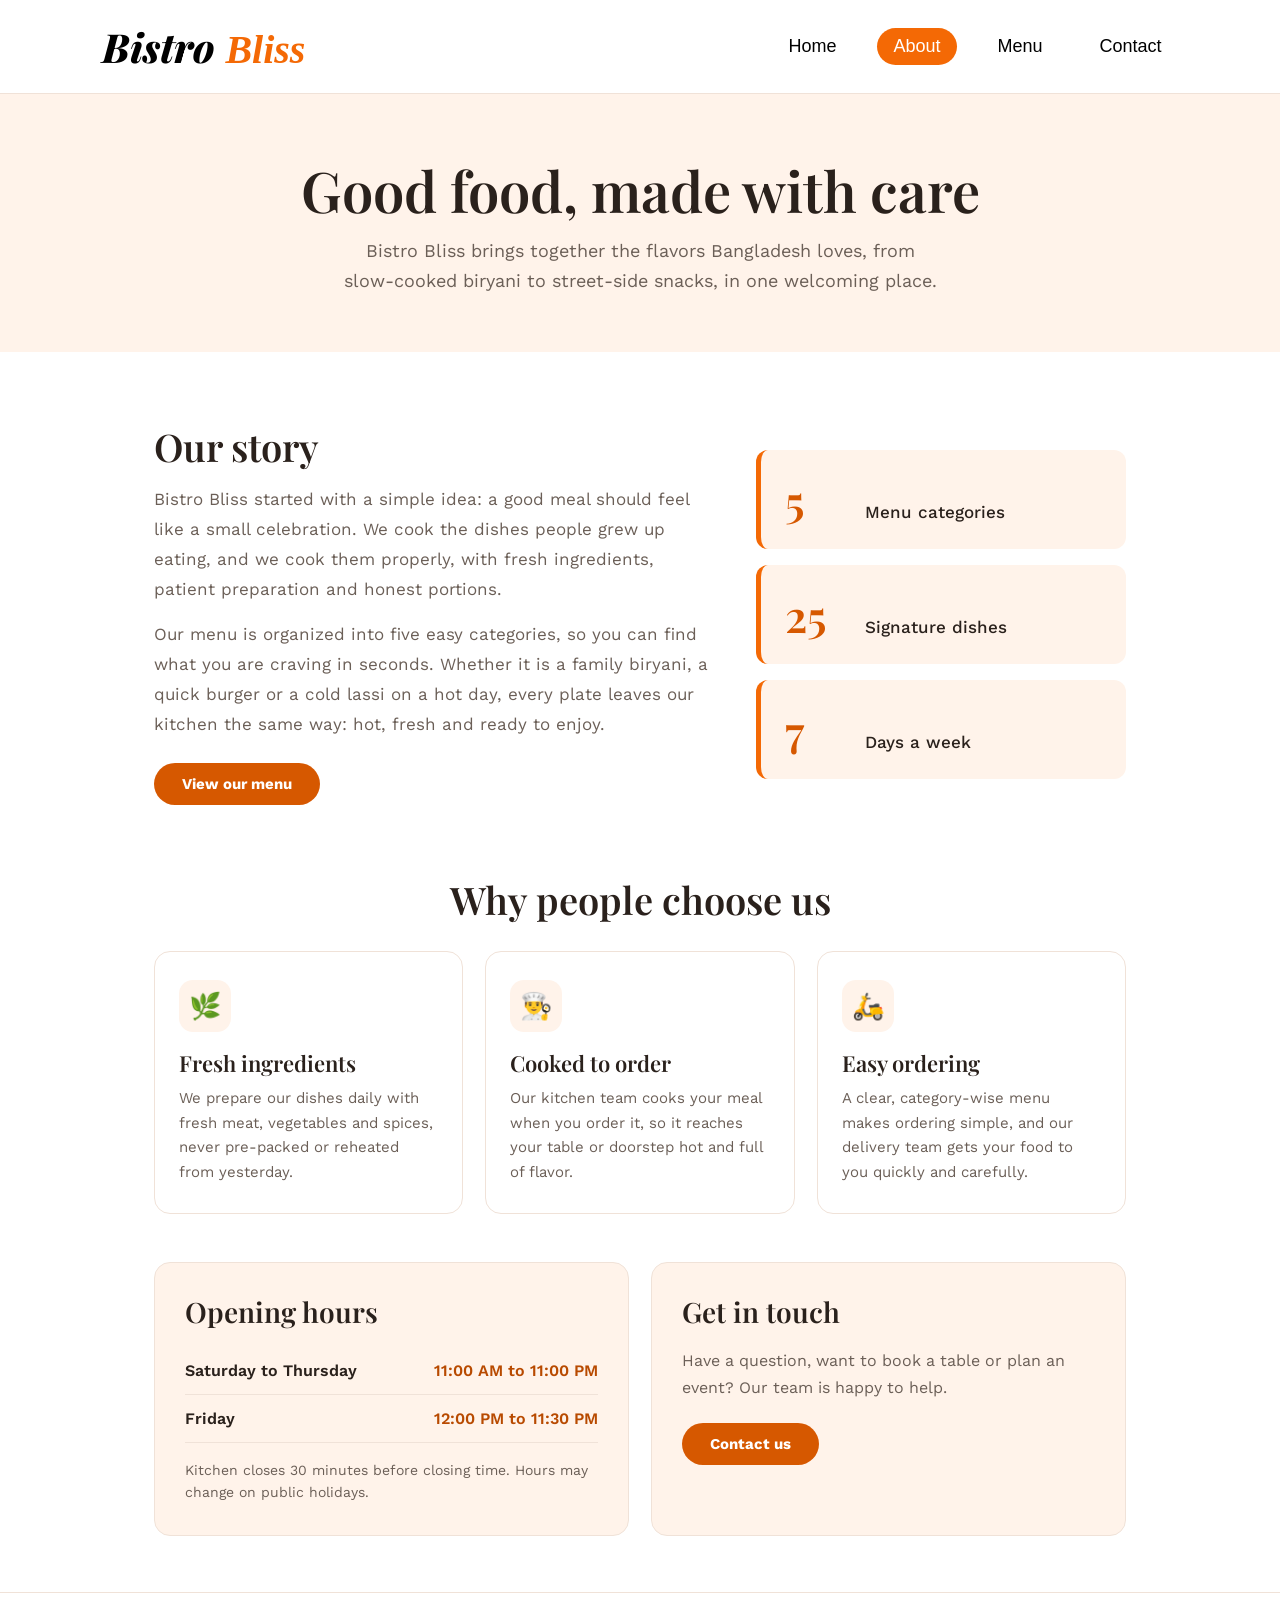
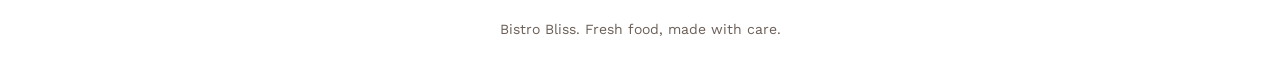
<file: about.html>
<!DOCTYPE html>
<html lang="en">
<head>
    <meta charset="UTF-8">
    <meta name="viewport" content="width=device-width, initial-scale=1.0">
    <title>About | Bistro Bliss</title>
    <link rel="preconnect" href="https://fonts.googleapis.com">
    <link rel="preconnect" href="https://fonts.gstatic.com" crossorigin>
    <link href="https://fonts.googleapis.com/css2?family=Playfair+Display:wght@500;600;700&family=Work+Sans:wght@400;500;600&display=swap" rel="stylesheet">
    <link rel="stylesheet" href="style.css">
    <link rel="stylesheet" href="about.css">
</head>
<body class="about-page">

  <header class="navbar">
    <div class="logo">
      <span class="logo-text">
        <span style="color: black; font-family:'Playfair Display', serif;">Bistro</span>
        <span style="color: #f46905;">Bliss</span>
      </span>
    </div>
    <nav class="nav-links">
      <a href="index.html">Home</a>
      <a href="about.html" class="active">About</a>
      <a href="menu.html">Menu</a>
      <a href="contact.html">Contact</a>
    </nav>
  </header>

  <section class="about-hero">
    <h1>Good food, made with care</h1>
    <p>Bistro Bliss brings together the flavors Bangladesh loves, from slow-cooked biryani to street-side snacks, in one welcoming place.</p>
  </section>

  <main class="about-main">

    <!-- Our story -->
    <section class="story">
      <div class="story-text">
        <h2>Our story</h2>
        <p>Bistro Bliss started with a simple idea: a good meal should feel like a small celebration. We cook the dishes people grew up eating, and we cook them properly, with fresh ingredients, patient preparation and honest portions.</p>
        <p>Our menu is organized into five easy categories, so you can find what you are craving in seconds. Whether it is a family biryani, a quick burger or a cold lassi on a hot day, every plate leaves our kitchen the same way: hot, fresh and ready to enjoy.</p>
        <a href="menu.html" class="btn btn-solid">View our menu</a>
      </div>
      <div class="story-facts">
        <div class="fact"><span class="fact-num">5</span><span class="fact-label">Menu categories</span></div>
        <div class="fact"><span class="fact-num">25</span><span class="fact-label">Signature dishes</span></div>
        <div class="fact"><span class="fact-num">7</span><span class="fact-label">Days a week</span></div>
      </div>
    </section>

    <!-- Why choose us -->
    <section class="why">
      <h2 class="section-title">Why people choose us</h2>
      <div class="why-grid">
        <article class="why-card">
          <span class="why-icon" aria-hidden="true">🌿</span>
          <h3>Fresh ingredients</h3>
          <p>We prepare our dishes daily with fresh meat, vegetables and spices, never pre-packed or reheated from yesterday.</p>
        </article>
        <article class="why-card">
          <span class="why-icon" aria-hidden="true">👨‍🍳</span>
          <h3>Cooked to order</h3>
          <p>Our kitchen team cooks your meal when you order it, so it reaches your table or doorstep hot and full of flavor.</p>
        </article>
        <article class="why-card">
          <span class="why-icon" aria-hidden="true">🛵</span>
          <h3>Easy ordering</h3>
          <p>A clear, category-wise menu makes ordering simple, and our delivery team gets your food to you quickly and carefully.</p>
        </article>
      </div>
    </section>

    <!-- Hours + Contact -->
    <section class="visit">
      <article class="info-card hours-card">
        <h2>Opening hours</h2>
        <table class="hours-table">
          <tbody>
            <tr><th scope="row">Saturday to Thursday</th><td>11:00 AM to 11:00 PM</td></tr>
            <tr><th scope="row">Friday</th><td>12:00 PM to 11:30 PM</td></tr>
          </tbody>
        </table>
        <p class="note">Kitchen closes 30 minutes before closing time. Hours may change on public holidays.</p>
      </article>

      <article class="info-card contact-card">
        <h2>Get in touch</h2>
        <p class="cta-text">Have a question, want to book a table or plan an event? Our team is happy to help.</p>
        <a href="contact.html" class="btn btn-solid">Contact us</a>
      </article>
    </section>

  </main>

  <footer class="about-footer">
    <p>Bistro Bliss. Fresh food, made with care.</p>
  </footer>

</body>
</html>
</file>
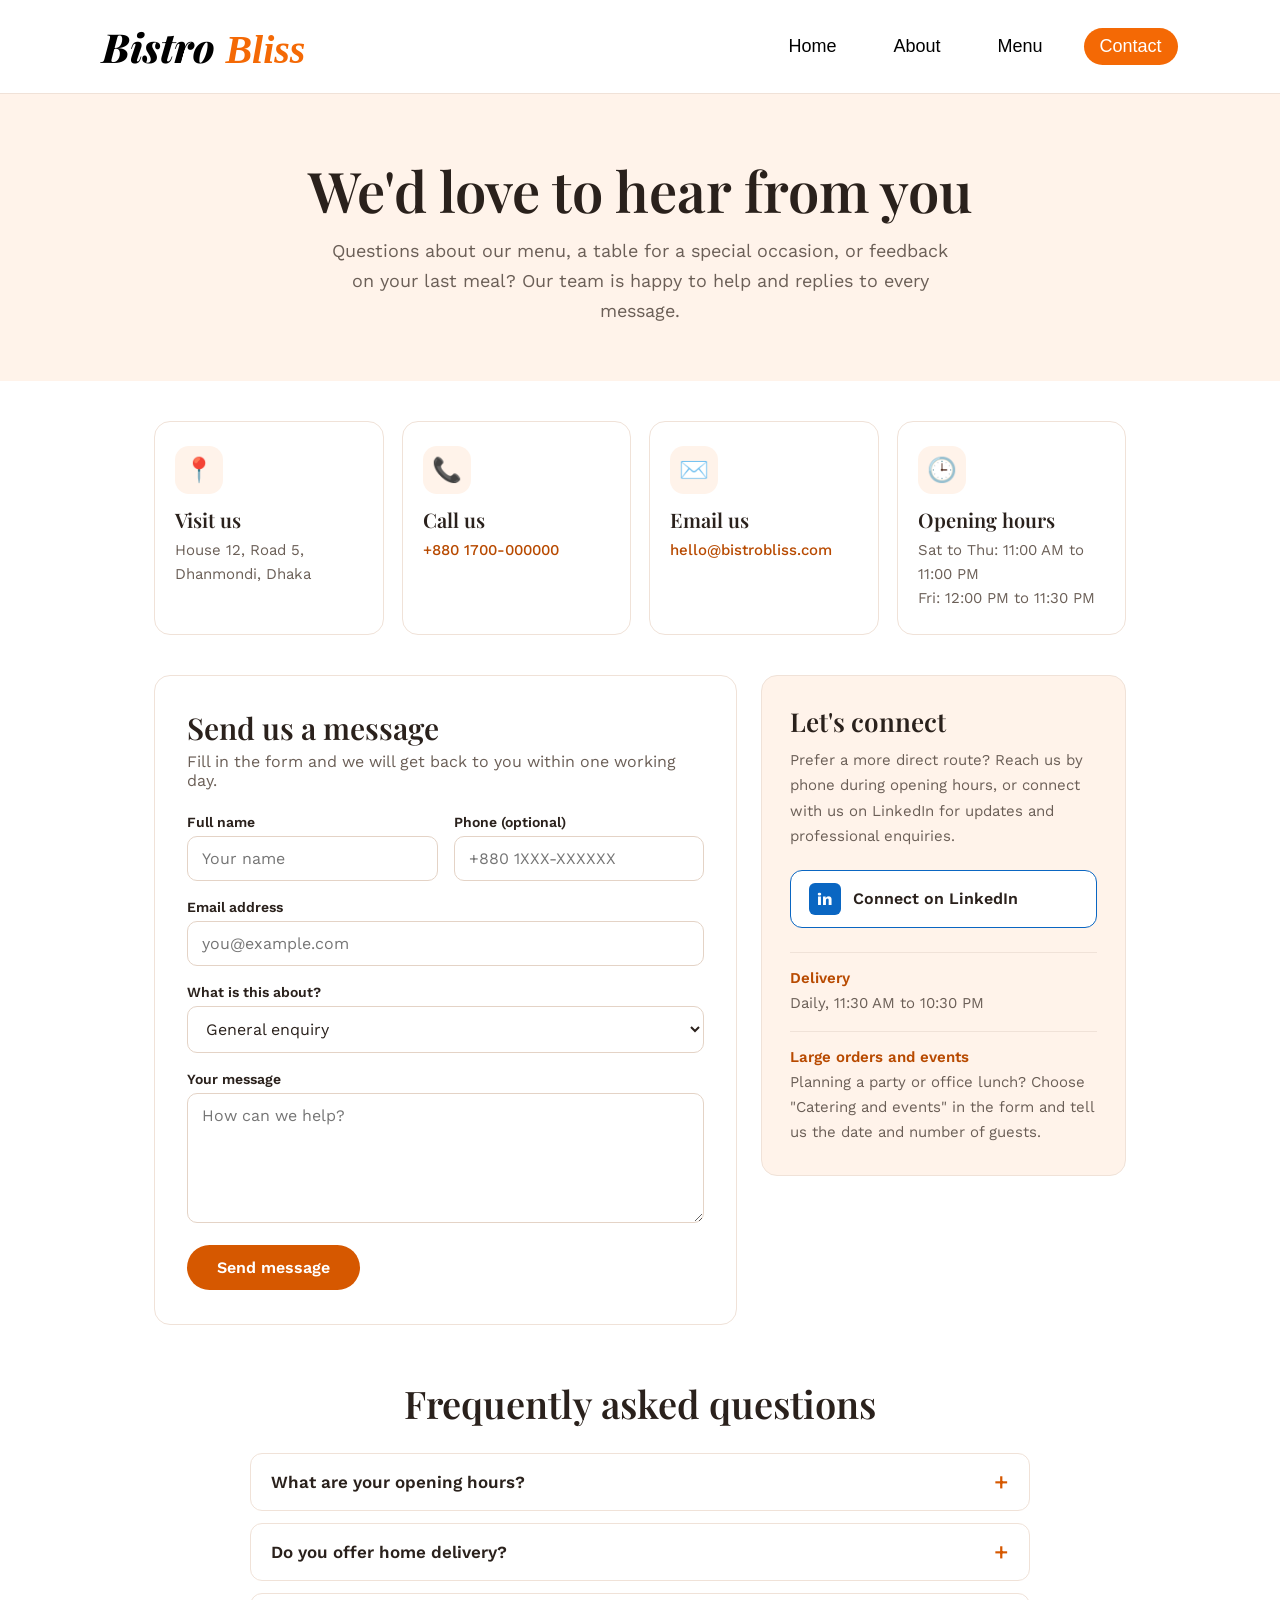
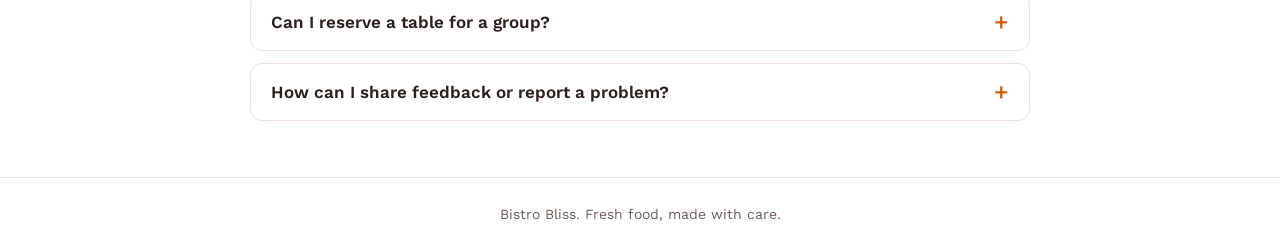
<file: contact.html>
<!DOCTYPE html>
<html lang="en">
<head>
    <meta charset="UTF-8">
    <meta name="viewport" content="width=device-width, initial-scale=1.0">
    <title>Contact | Bistro Bliss</title>
    <link rel="preconnect" href="https://fonts.googleapis.com">
    <link rel="preconnect" href="https://fonts.gstatic.com" crossorigin>
    <link href="https://fonts.googleapis.com/css2?family=Playfair+Display:wght@500;600;700&family=Work+Sans:wght@400;500;600&display=swap" rel="stylesheet">
    <link rel="stylesheet" href="style.css">
    <link rel="stylesheet" href="contact.css">
</head>
<body class="contact-page">

  <header class="navbar">
    <div class="logo">
      <span class="logo-text">
        <span style="color: black; font-family:'Playfair Display', serif;">Bistro</span>
        <span style="color: #f46905;">Bliss</span>
      </span>
    </div>
    <nav class="nav-links">
      <a href="index.html">Home</a>
      <a href="about.html">About</a>
      <a href="menu.html">Menu</a>
      <a href="contact.html" class="active">Contact</a>
    </nav>
  </header>

  <section class="contact-hero">
    <h1>We'd love to hear from you</h1>
    <p>Questions about our menu, a table for a special occasion, or feedback on your last meal? Our team is happy to help and replies to every message.</p>
  </section>

  <main class="contact-main">

    <!-- Quick contact cards -->
    <section class="quick-grid" aria-label="Contact details">
      <article class="quick-card">
        <span class="q-icon" aria-hidden="true">📍</span>
        <h2>Visit us</h2>
        <p>House 12, Road 5, Dhanmondi, Dhaka</p>
      </article>
      <article class="quick-card">
        <span class="q-icon" aria-hidden="true">📞</span>
        <h2>Call us</h2>
        <p><a href="tel:+8801700000000">+880 1700-000000</a></p>
      </article>
      <article class="quick-card">
        <span class="q-icon" aria-hidden="true">✉️</span>
        <h2>Email us</h2>
        <p><a href="mailto:hello@bistrobliss.com">hello@bistrobliss.com</a></p>
      </article>
      <article class="quick-card">
        <span class="q-icon" aria-hidden="true">🕒</span>
        <h2>Opening hours</h2>
        <p>Sat to Thu: 11:00 AM to 11:00 PM<br>Fri: 12:00 PM to 11:30 PM</p>
      </article>
    </section>

    <!-- Form + side info -->
    <section class="form-wrap">
      <div class="form-card">
        <h2>Send us a message</h2>
        <p class="form-intro">Fill in the form and we will get back to you within one working day.</p>

        <form action="mailto:hello@bistrobliss.com" method="post" enctype="text/plain">
          <div class="field-row">
            <div class="field">
              <label for="name">Full name</label>
              <input type="text" id="name" name="name" placeholder="Your name" required>
            </div>
            <div class="field">
              <label for="phone">Phone (optional)</label>
              <input type="tel" id="phone" name="phone" placeholder="+880 1XXX-XXXXXX">
            </div>
          </div>

          <div class="field">
            <label for="email">Email address</label>
            <input type="email" id="email" name="email" placeholder="you@example.com" required>
          </div>

          <div class="field">
            <label for="topic">What is this about?</label>
            <select id="topic" name="topic">
              <option>General enquiry</option>
              <option>Table reservation</option>
              <option>Delivery or order help</option>
              <option>Catering and events</option>
              <option>Feedback</option>
            </select>
          </div>

          <div class="field">
            <label for="message">Your message</label>
            <textarea id="message" name="message" rows="5" placeholder="How can we help?" required></textarea>
          </div>

          <button type="submit" class="send-btn">Send message</button>
        </form>
      </div>

      <aside class="side-card">
        <h2>Let's connect</h2>
        <p>Prefer a more direct route? Reach us by phone during opening hours, or connect with us on LinkedIn for updates and professional enquiries.</p>

        <a class="linkedin-btn" href="https://www.linkedin.com/in/md-maidul-islam786" target="_blank" rel="noopener noreferrer">
          <span class="in-badge" aria-hidden="true">in</span>
          <span>Connect on LinkedIn</span>
        </a>

        <div class="side-note">
          <h3>Delivery</h3>
          <p>Daily, 11:30 AM to 10:30 PM</p>
        </div>
        <div class="side-note">
          <h3>Large orders and events</h3>
          <p>Planning a party or office lunch? Choose "Catering and events" in the form and tell us the date and number of guests.</p>
        </div>
      </aside>
    </section>

    <!-- FAQ -->
    <section class="faq">
      <h2 class="section-title">Frequently asked questions</h2>
      <div class="faq-list">
        <details>
          <summary>What are your opening hours?</summary>
          <p>We are open Saturday to Thursday from 11:00 AM to 11:00 PM, and on Friday from 12:00 PM to 11:30 PM. The kitchen closes 30 minutes before closing time.</p>
        </details>
        <details>
          <summary>Do you offer home delivery?</summary>
          <p>Yes. Delivery is available every day from 11:30 AM to 10:30 PM. Call us or send a message and we will confirm your area and delivery time.</p>
        </details>
        <details>
          <summary>Can I reserve a table for a group?</summary>
          <p>Of course. Send us a message with your preferred date, time and number of guests, and we will confirm your booking by phone or email.</p>
        </details>
        <details>
          <summary>How can I share feedback or report a problem?</summary>
          <p>Use the form above and choose "Feedback". We read every message and use it to improve our food and service.</p>
        </details>
      </div>
    </section>

  </main>

  <footer class="contact-footer">
    <p>Bistro Bliss. Fresh food, made with care.</p>
  </footer>

</body>
</html>
</file>
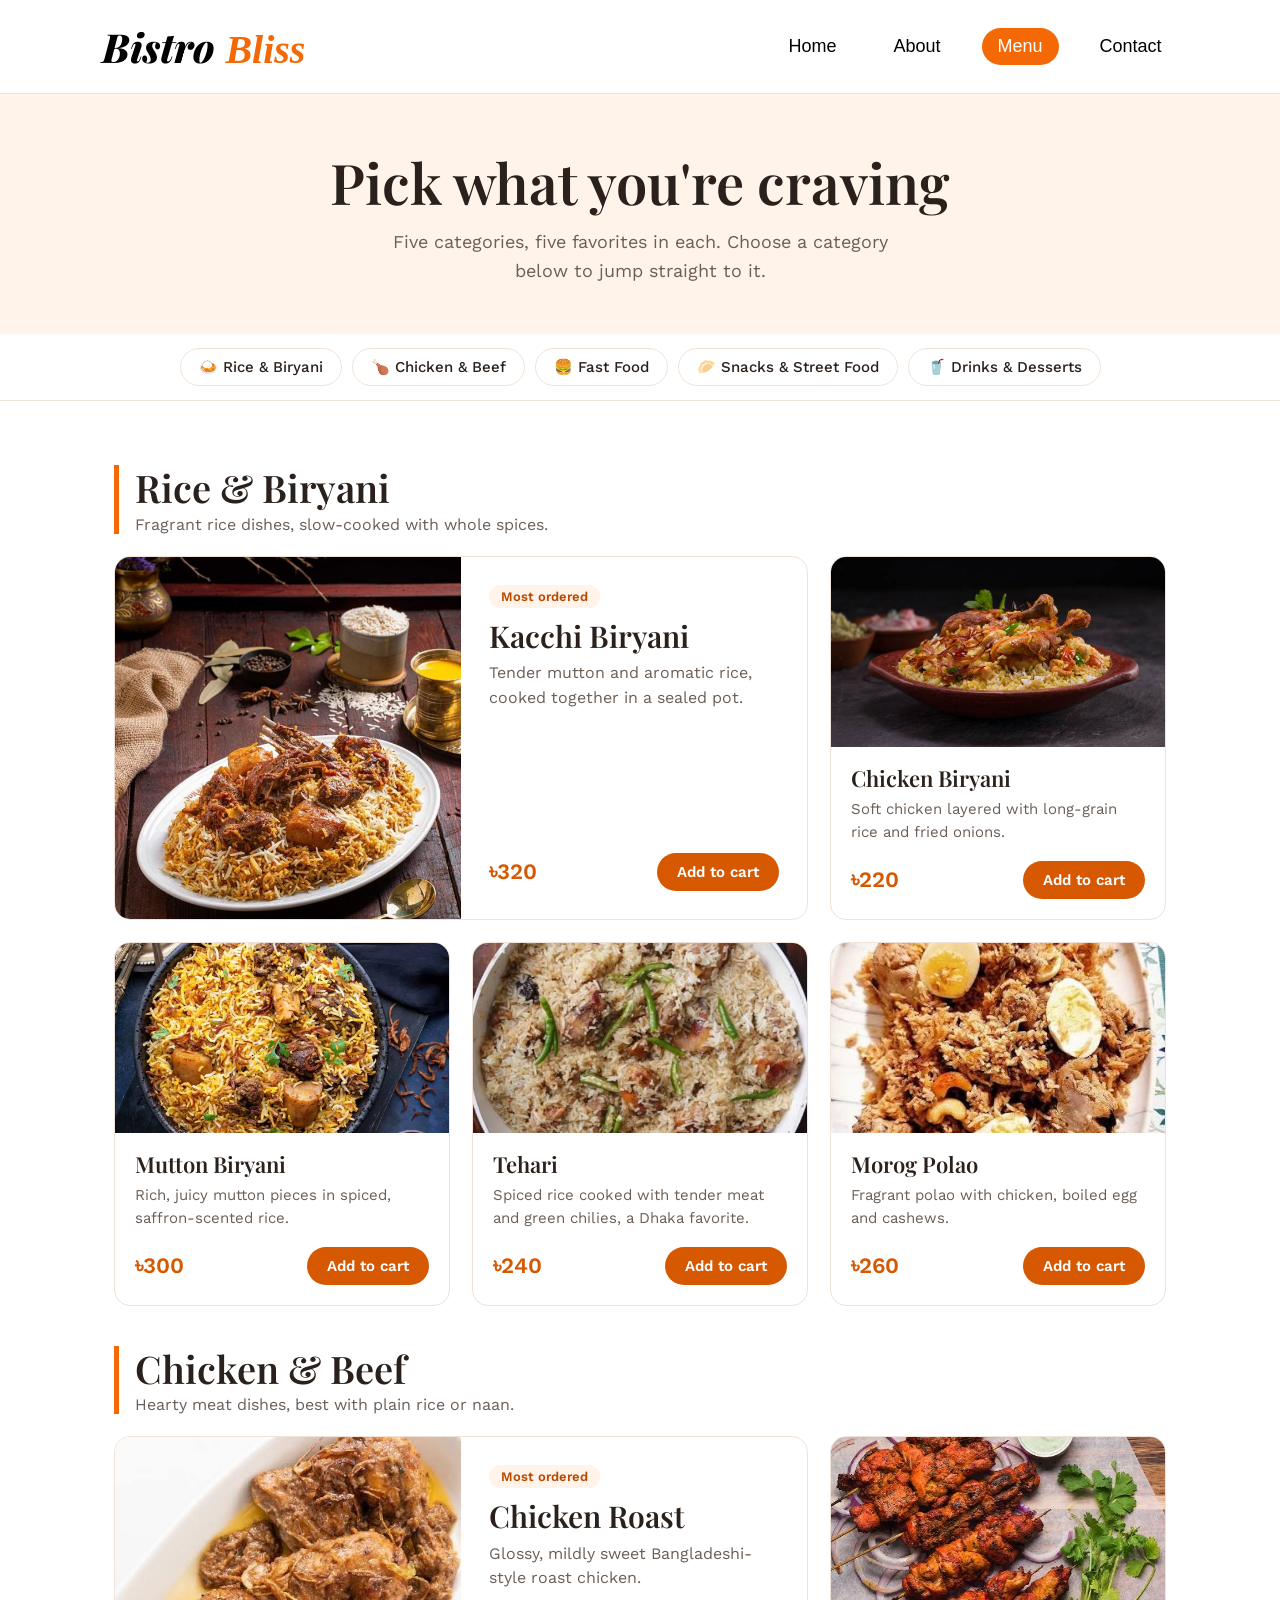
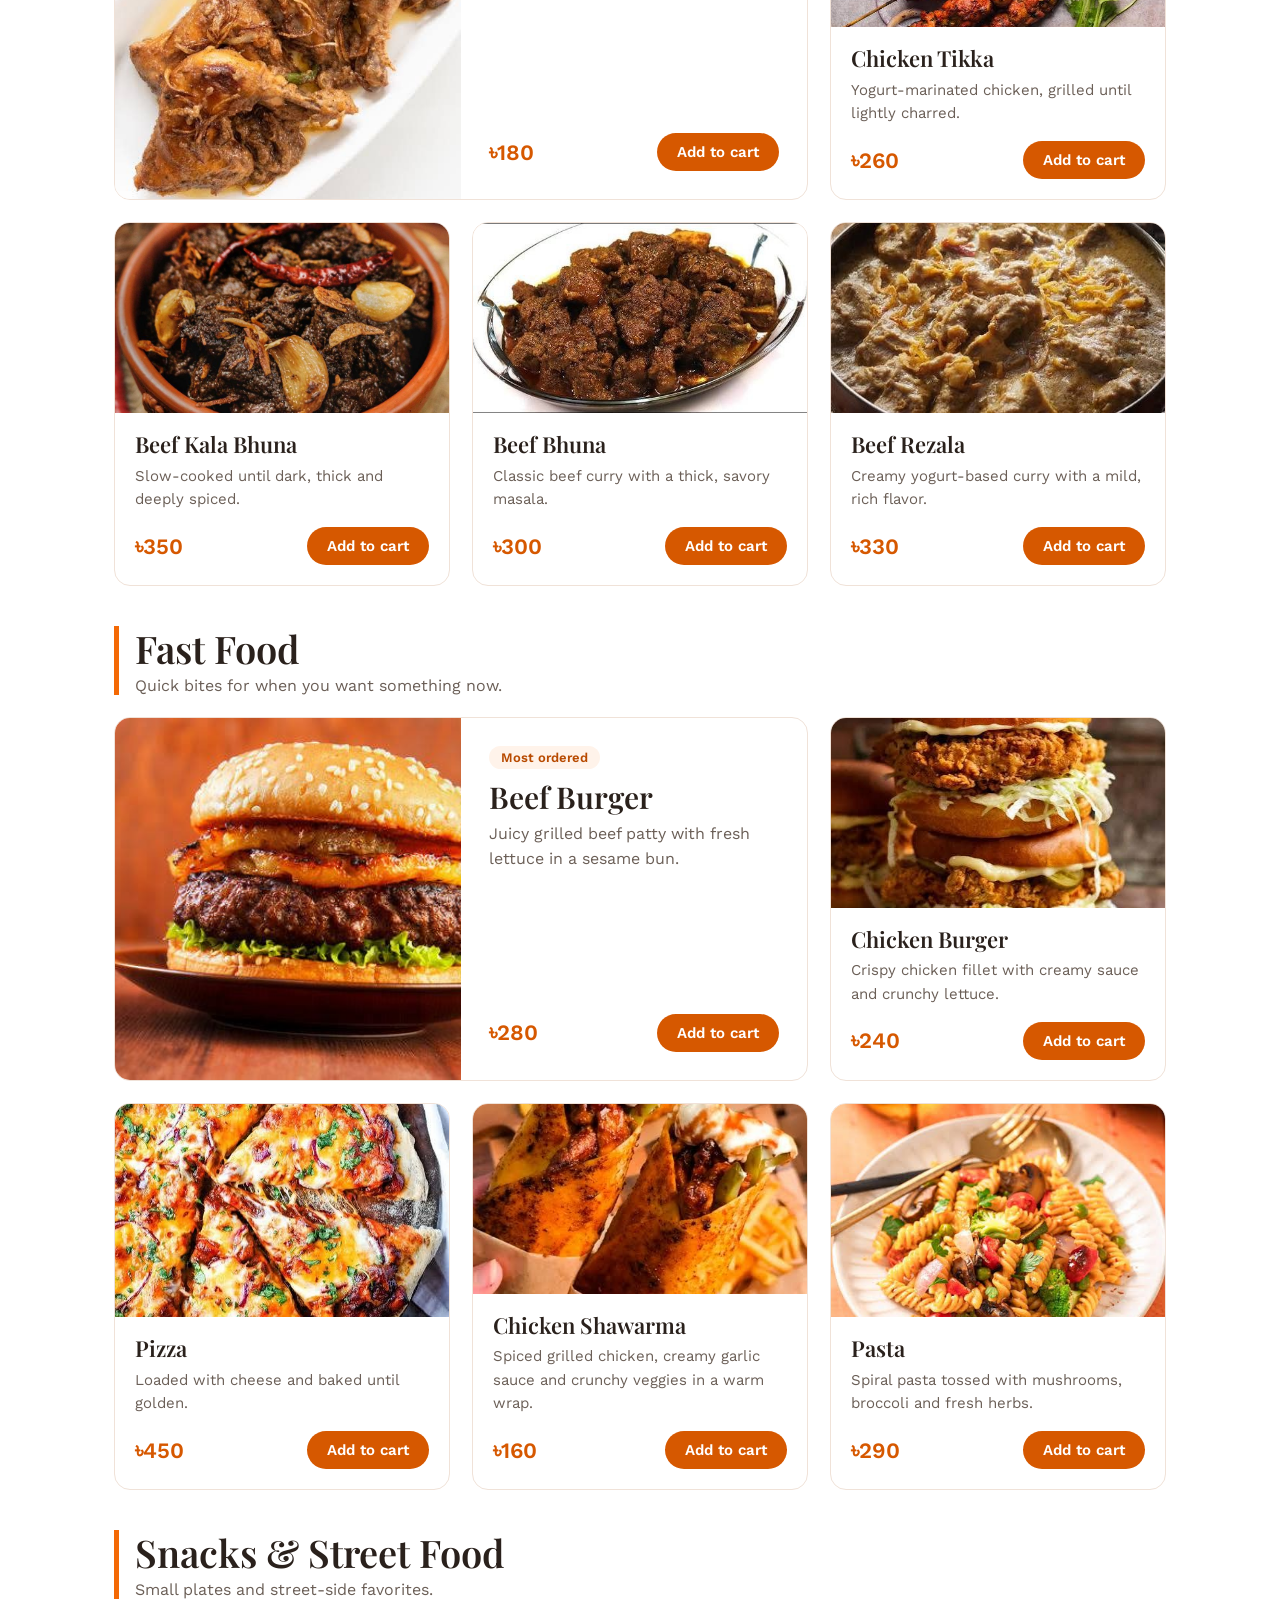
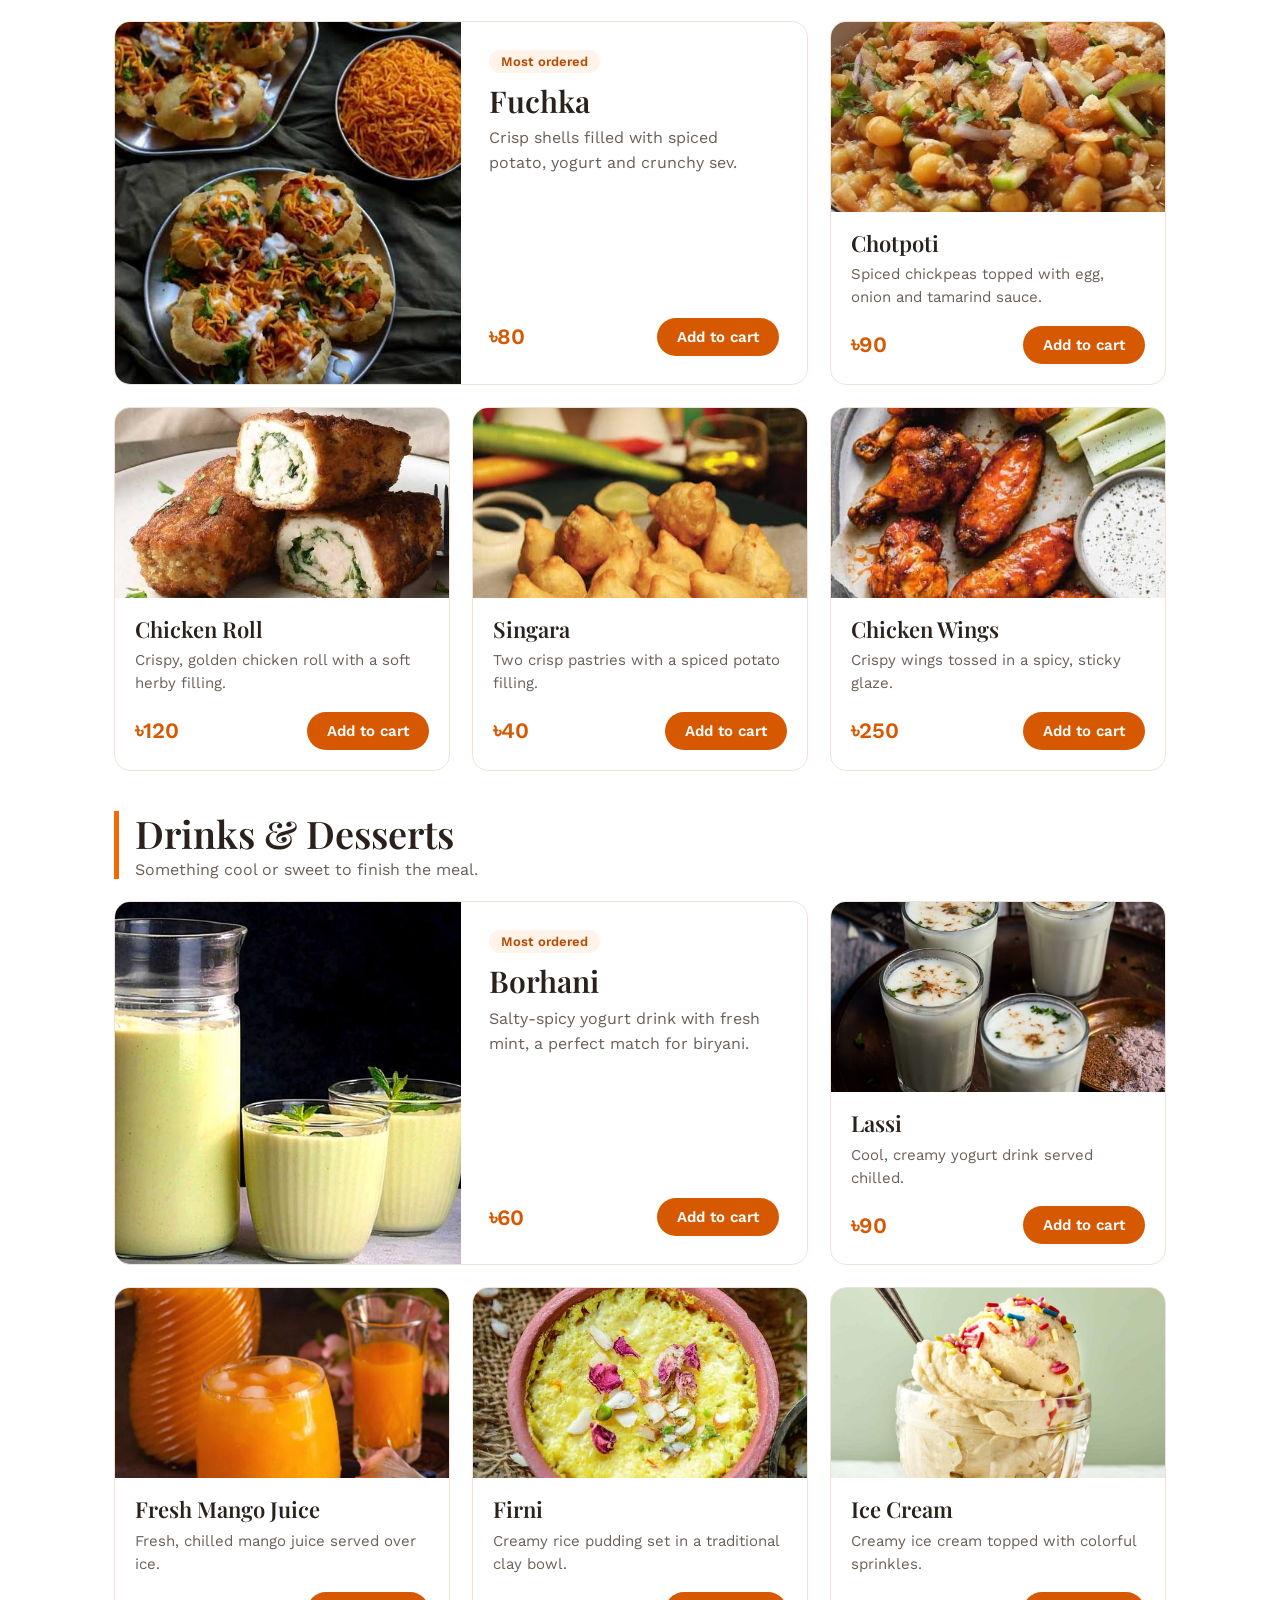
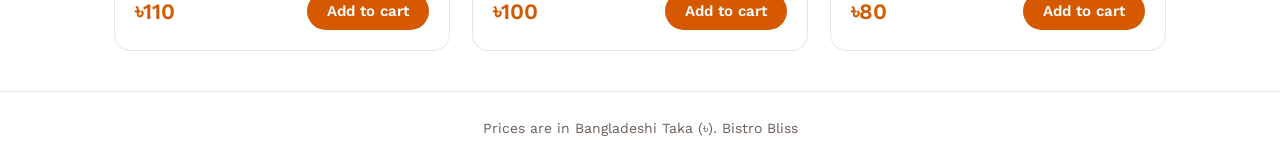
<file: menu.html>
<!DOCTYPE html>
<html lang="en">
<head>
    <meta charset="UTF-8">
    <meta name="viewport" content="width=device-width, initial-scale=1.0">
    <title>Menu | Bistro Bliss</title>
    <link rel="preconnect" href="https://fonts.googleapis.com">
    <link rel="preconnect" href="https://fonts.gstatic.com" crossorigin>
    <link href="https://fonts.googleapis.com/css2?family=Playfair+Display:wght@500;600;700&family=Work+Sans:wght@400;500;600&display=swap" rel="stylesheet">
    <link rel="stylesheet" href="style.css">
    <link rel="stylesheet" href="menu.css">
</head>
<body class="menu-page">

  <header class="navbar">
    <div class="logo">
      <span class="logo-text">
        <span style="color: black; font-family:'Playfair Display', serif;">Bistro</span>
        <span style="color: #f46905;">Bliss</span>
      </span>
    </div>
    <nav class="nav-links">
      <a href="index.html">Home</a>
      <a href="about.html">About</a>
      <a href="menu.html" class="active">Menu</a>
      <a href="contact.html">Contact</a>
    </nav>
  </header>

  <section class="menu-hero">
    <h1>Pick what you're craving</h1>
    <p>Five categories, five favorites in each. Choose a category below to jump straight to it.</p>
  </section>

  <nav class="category-bar" aria-label="Menu categories">
    <div class="category-chips">
      <a href="#biryani" class="chip"><span aria-hidden="true">🍛</span> Rice & Biryani</a>
      <a href="#chicken-beef" class="chip"><span aria-hidden="true">🍗</span> Chicken & Beef</a>
      <a href="#fast-food" class="chip"><span aria-hidden="true">🍔</span> Fast Food</a>
      <a href="#snacks" class="chip"><span aria-hidden="true">🥟</span> Snacks & Street Food</a>
      <a href="#drinks-desserts" class="chip"><span aria-hidden="true">🥤</span> Drinks & Desserts</a>
    </div>
  </nav>

  <main class="menu-main">
  <section class="menu-section cat-biryani" id="biryani" style="--emoji: '🍛';">
    <div class="section-head">
      <h2>Rice & Biryani</h2>
      <p>Fragrant rice dishes, slow-cooked with whole spices.</p>
    </div>
    <div class="food-grid">
      <article class="food-card is-featured">
        <div class="food-media">
          <div class="food-photo" role="img" aria-label="Kacchi Biryani" style="background-image: url('images/biryani/kacchi-biryani.jpg');"></div>
        </div>
        <div class="food-body">
        <span class="tag">Most ordered</span>
          <h3>Kacchi Biryani</h3>
          <p>Tender mutton and aromatic rice, cooked together in a sealed pot.</p>
          <div class="food-foot">
            <span class="price">৳320</span>
            <button type="button" class="add-btn">Add to cart</button>
          </div>
        </div>
      </article>
      <article class="food-card">
        <div class="food-media">
          <div class="food-photo" role="img" aria-label="Chicken Biryani" style="background-image: url('images/biryani/chicken-biryani.jpg');"></div>
        </div>
        <div class="food-body">
          <h3>Chicken Biryani</h3>
          <p>Soft chicken layered with long-grain rice and fried onions.</p>
          <div class="food-foot">
            <span class="price">৳220</span>
            <button type="button" class="add-btn">Add to cart</button>
          </div>
        </div>
      </article>
      <article class="food-card">
        <div class="food-media">
          <div class="food-photo" role="img" aria-label="Mutton Biryani" style="background-image: url('images/biryani/mutton-biryani.jpg');"></div>
        </div>
        <div class="food-body">
          <h3>Mutton Biryani</h3>
          <p>Rich, juicy mutton pieces in spiced, saffron-scented rice.</p>
          <div class="food-foot">
            <span class="price">৳300</span>
            <button type="button" class="add-btn">Add to cart</button>
          </div>
        </div>
      </article>
      <article class="food-card">
        <div class="food-media">
          <div class="food-photo" role="img" aria-label="Tehari" style="background-image: url('images/biryani/tehari.jpg');"></div>
        </div>
        <div class="food-body">
          <h3>Tehari</h3>
          <p>Spiced rice cooked with tender meat and green chilies, a Dhaka favorite.</p>
          <div class="food-foot">
            <span class="price">৳240</span>
            <button type="button" class="add-btn">Add to cart</button>
          </div>
        </div>
      </article>
      <article class="food-card">
        <div class="food-media">
          <div class="food-photo" role="img" aria-label="Morog Polao" style="background-image: url('images/biryani/morog-polao.jpg');"></div>
        </div>
        <div class="food-body">
          <h3>Morog Polao</h3>
          <p>Fragrant polao with chicken, boiled egg and cashews.</p>
          <div class="food-foot">
            <span class="price">৳260</span>
            <button type="button" class="add-btn">Add to cart</button>
          </div>
        </div>
      </article>
    </div>
  </section>
  <section class="menu-section cat-chicken-beef" id="chicken-beef" style="--emoji: '🍗';">
    <div class="section-head">
      <h2>Chicken & Beef</h2>
      <p>Hearty meat dishes, best with plain rice or naan.</p>
    </div>
    <div class="food-grid">
      <article class="food-card is-featured">
        <div class="food-media">
          <div class="food-photo" role="img" aria-label="Chicken Roast" style="background-image: url('images/chicken-beef/chicken-roast.jpg');"></div>
        </div>
        <div class="food-body">
        <span class="tag">Most ordered</span>
          <h3>Chicken Roast</h3>
          <p>Glossy, mildly sweet Bangladeshi-style roast chicken.</p>
          <div class="food-foot">
            <span class="price">৳180</span>
            <button type="button" class="add-btn">Add to cart</button>
          </div>
        </div>
      </article>
      <article class="food-card">
        <div class="food-media">
          <div class="food-photo" role="img" aria-label="Chicken Tikka" style="background-image: url('images/chicken-beef/chicken-tikka.jpg');"></div>
        </div>
        <div class="food-body">
          <h3>Chicken Tikka</h3>
          <p>Yogurt-marinated chicken, grilled until lightly charred.</p>
          <div class="food-foot">
            <span class="price">৳260</span>
            <button type="button" class="add-btn">Add to cart</button>
          </div>
        </div>
      </article>
      <article class="food-card">
        <div class="food-media">
          <div class="food-photo" role="img" aria-label="Beef Kala Bhuna" style="background-image: url('images/chicken-beef/beef-kala-bhuna.jpg');"></div>
        </div>
        <div class="food-body">
          <h3>Beef Kala Bhuna</h3>
          <p>Slow-cooked until dark, thick and deeply spiced.</p>
          <div class="food-foot">
            <span class="price">৳350</span>
            <button type="button" class="add-btn">Add to cart</button>
          </div>
        </div>
      </article>
      <article class="food-card">
        <div class="food-media">
          <div class="food-photo" role="img" aria-label="Beef Bhuna" style="background-image: url('images/chicken-beef/beef-bhuna.jpg');"></div>
        </div>
        <div class="food-body">
          <h3>Beef Bhuna</h3>
          <p>Classic beef curry with a thick, savory masala.</p>
          <div class="food-foot">
            <span class="price">৳300</span>
            <button type="button" class="add-btn">Add to cart</button>
          </div>
        </div>
      </article>
      <article class="food-card">
        <div class="food-media">
          <div class="food-photo" role="img" aria-label="Beef Rezala" style="background-image: url('images/chicken-beef/beef-rezala.jpg');"></div>
        </div>
        <div class="food-body">
          <h3>Beef Rezala</h3>
          <p>Creamy yogurt-based curry with a mild, rich flavor.</p>
          <div class="food-foot">
            <span class="price">৳330</span>
            <button type="button" class="add-btn">Add to cart</button>
          </div>
        </div>
      </article>
    </div>
  </section>
  <section class="menu-section cat-fast-food" id="fast-food" style="--emoji: '🍔';">
    <div class="section-head">
      <h2>Fast Food</h2>
      <p>Quick bites for when you want something now.</p>
    </div>
    <div class="food-grid">
      <article class="food-card is-featured">
        <div class="food-media">
          <div class="food-photo" role="img" aria-label="Beef Burger" style="background-image: url('images/fast-food/beef-burger.jpg');"></div>
        </div>
        <div class="food-body">
        <span class="tag">Most ordered</span>
          <h3>Beef Burger</h3>
          <p>Juicy grilled beef patty with fresh lettuce in a sesame bun.</p>
          <div class="food-foot">
            <span class="price">৳280</span>
            <button type="button" class="add-btn">Add to cart</button>
          </div>
        </div>
      </article>
      <article class="food-card">
        <div class="food-media">
          <div class="food-photo" role="img" aria-label="Chicken Burger" style="background-image: url('images/fast-food/chicken-burger.jpg');"></div>
        </div>
        <div class="food-body">
          <h3>Chicken Burger</h3>
          <p>Crispy chicken fillet with creamy sauce and crunchy lettuce.</p>
          <div class="food-foot">
            <span class="price">৳240</span>
            <button type="button" class="add-btn">Add to cart</button>
          </div>
        </div>
      </article>
      <article class="food-card">
        <div class="food-media">
          <div class="food-photo" role="img" aria-label="Pizza" style="background-image: url('images/fast-food/pizza.jpg');"></div>
        </div>
        <div class="food-body">
          <h3>Pizza</h3>
          <p>Loaded with cheese and baked until golden.</p>
          <div class="food-foot">
            <span class="price">৳450</span>
            <button type="button" class="add-btn">Add to cart</button>
          </div>
        </div>
      </article>
      <article class="food-card">
        <div class="food-media">
          <div class="food-photo" role="img" aria-label="Chicken Shawarma" style="background-image: url('images/fast-food/chicken-shawarma.jpg');"></div>
        </div>
        <div class="food-body">
          <h3>Chicken Shawarma</h3>
          <p>Spiced grilled chicken, creamy garlic sauce and crunchy veggies in a warm wrap.</p>
          <div class="food-foot">
            <span class="price">৳160</span>
            <button type="button" class="add-btn">Add to cart</button>
          </div>
        </div>
      </article>
      <article class="food-card">
        <div class="food-media">
          <div class="food-photo" role="img" aria-label="Pasta" style="background-image: url('images/fast-food/pasta.jpg');"></div>
        </div>
        <div class="food-body">
          <h3>Pasta</h3>
          <p>Spiral pasta tossed with mushrooms, broccoli and fresh herbs.</p>
          <div class="food-foot">
            <span class="price">৳290</span>
            <button type="button" class="add-btn">Add to cart</button>
          </div>
        </div>
      </article>
    </div>
  </section>
  <section class="menu-section cat-snacks" id="snacks" style="--emoji: '🥟';">
    <div class="section-head">
      <h2>Snacks & Street Food</h2>
      <p>Small plates and street-side favorites.</p>
    </div>
    <div class="food-grid">
      <article class="food-card is-featured">
        <div class="food-media">
          <div class="food-photo" role="img" aria-label="Fuchka" style="background-image: url('images/snacks/fuchka.jpg');"></div>
        </div>
        <div class="food-body">
        <span class="tag">Most ordered</span>
          <h3>Fuchka</h3>
          <p>Crisp shells filled with spiced potato, yogurt and crunchy sev.</p>
          <div class="food-foot">
            <span class="price">৳80</span>
            <button type="button" class="add-btn">Add to cart</button>
          </div>
        </div>
      </article>
      <article class="food-card">
        <div class="food-media">
          <div class="food-photo" role="img" aria-label="Chotpoti" style="background-image: url('images/snacks/chotpoti.jpg');"></div>
        </div>
        <div class="food-body">
          <h3>Chotpoti</h3>
          <p>Spiced chickpeas topped with egg, onion and tamarind sauce.</p>
          <div class="food-foot">
            <span class="price">৳90</span>
            <button type="button" class="add-btn">Add to cart</button>
          </div>
        </div>
      </article>
      <article class="food-card">
        <div class="food-media">
          <div class="food-photo" role="img" aria-label="Chicken Roll" style="background-image: url('images/snacks/chicken-roll.jpg');"></div>
        </div>
        <div class="food-body">
          <h3>Chicken Roll</h3>
          <p>Crispy, golden chicken roll with a soft herby filling.</p>
          <div class="food-foot">
            <span class="price">৳120</span>
            <button type="button" class="add-btn">Add to cart</button>
          </div>
        </div>
      </article>
      <article class="food-card">
        <div class="food-media">
          <div class="food-photo" role="img" aria-label="Singara" style="background-image: url('images/snacks/singara.jpg');"></div>
        </div>
        <div class="food-body">
          <h3>Singara</h3>
          <p>Two crisp pastries with a spiced potato filling.</p>
          <div class="food-foot">
            <span class="price">৳40</span>
            <button type="button" class="add-btn">Add to cart</button>
          </div>
        </div>
      </article>
      <article class="food-card">
        <div class="food-media">
          <div class="food-photo" role="img" aria-label="Chicken Wings" style="background-image: url('images/snacks/chicken-wings.jpg');"></div>
        </div>
        <div class="food-body">
          <h3>Chicken Wings</h3>
          <p>Crispy wings tossed in a spicy, sticky glaze.</p>
          <div class="food-foot">
            <span class="price">৳250</span>
            <button type="button" class="add-btn">Add to cart</button>
          </div>
        </div>
      </article>
    </div>
  </section>
  <section class="menu-section cat-drinks-desserts" id="drinks-desserts" style="--emoji: '🥤';">
    <div class="section-head">
      <h2>Drinks & Desserts</h2>
      <p>Something cool or sweet to finish the meal.</p>
    </div>
    <div class="food-grid">
      <article class="food-card is-featured">
        <div class="food-media">
          <div class="food-photo" role="img" aria-label="Borhani" style="background-image: url('images/drinks-desserts/borhani.jpg');"></div>
        </div>
        <div class="food-body">
        <span class="tag">Most ordered</span>
          <h3>Borhani</h3>
          <p>Salty-spicy yogurt drink with fresh mint, a perfect match for biryani.</p>
          <div class="food-foot">
            <span class="price">৳60</span>
            <button type="button" class="add-btn">Add to cart</button>
          </div>
        </div>
      </article>
      <article class="food-card">
        <div class="food-media">
          <div class="food-photo" role="img" aria-label="Lassi" style="background-image: url('images/drinks-desserts/lassi.jpg');"></div>
        </div>
        <div class="food-body">
          <h3>Lassi</h3>
          <p>Cool, creamy yogurt drink served chilled.</p>
          <div class="food-foot">
            <span class="price">৳90</span>
            <button type="button" class="add-btn">Add to cart</button>
          </div>
        </div>
      </article>
      <article class="food-card">
        <div class="food-media">
          <div class="food-photo" role="img" aria-label="Fresh Mango Juice" style="background-image: url('images/drinks-desserts/mango-juice.jpg');"></div>
        </div>
        <div class="food-body">
          <h3>Fresh Mango Juice</h3>
          <p>Fresh, chilled mango juice served over ice.</p>
          <div class="food-foot">
            <span class="price">৳110</span>
            <button type="button" class="add-btn">Add to cart</button>
          </div>
        </div>
      </article>
      <article class="food-card">
        <div class="food-media">
          <div class="food-photo" role="img" aria-label="Firni" style="background-image: url('images/drinks-desserts/firni.jpg');"></div>
        </div>
        <div class="food-body">
          <h3>Firni</h3>
          <p>Creamy rice pudding set in a traditional clay bowl.</p>
          <div class="food-foot">
            <span class="price">৳100</span>
            <button type="button" class="add-btn">Add to cart</button>
          </div>
        </div>
      </article>
      <article class="food-card">
        <div class="food-media">
          <div class="food-photo" role="img" aria-label="Ice Cream" style="background-image: url('images/drinks-desserts/ice-cream.jpg');"></div>
        </div>
        <div class="food-body">
          <h3>Ice Cream</h3>
          <p>Creamy ice cream topped with colorful sprinkles.</p>
          <div class="food-foot">
            <span class="price">৳80</span>
            <button type="button" class="add-btn">Add to cart</button>
          </div>
        </div>
      </article>
    </div>
  </section>
  </main>

  <footer class="menu-footer">
    <p>Prices are in Bangladeshi Taka (৳). Bistro Bliss</p>
  </footer>

</body>
</html>
</file>
<file: style.css>
* {
    margin: 0;
    padding: 0;
    box-sizing: border-box;
}

body {
    font-family: 'Work Sans', sans-serif;
    color: #2c2c2c;
    background-color: #fff;
    overflow-x: hidden;
    position: relative;
}

.navbar {
    display: flex;
    justify-content: space-between;
    align-items: center;
    padding: 20px 8%;
    background-color: #fff;
    position: relative;
    z-index: 10;
}

.logo {
    display: flex;
    align-items: center;
    gap: 8px;
}

.logo-icon {
    font-size: 24px;
}

.logo-text {
    font-weight: 800;
    font-size: 40px;
    font-style: italic;
    font-family: serif;
    
}
.nav-links {
    display: flex;
    gap: 25px;
    font-family: sans-serif;
    font-weight: bold;
}

.nav-links a {
    text-decoration: none;
    color:#000;
    font-size: 18px;
    font-weight: 500;
    padding: 8px 16px;
    border-radius: 20px;
    transition: all 0.3s ease;
}

.nav-links a.active, .nav-links a:hover {
    background-color:#f46905;
    color: white ;
}

.btn {
    text-decoration: none;
    font-size: 15px;
    font-weight: 500;
    padding: 12px 28px;
    border-radius: 30px;
    transition: all 0.3s ease;
    display: inline-block;
}

.btn-outline-nav {
    border: 2px solid #f46905;
    color: #f46905;
    font-weight: bold;
}

.btn-outline-nav:hover {
    background-color: #f46905;
    color: #fff;
    font-weight: bold;
}

.btn-solid {
    background-color: #f46905; 
    color: #fff;
    font-weight: bold;
    
}

.btn-solid:hover {
    background-color: #f9f5f6;
    color: #000;
    font-weight: bold;
    border: 1px solid #f46905;
}

.btn-outline {
    border: 2px solid #1a1a1a;
    color: #1a1a1a;
    background-color: transparent;
    font-weight: bold;
}

.btn-outline:hover {
    background-color: #1a1a1a;
    color: #fff;
    font-weight: bold;
}

.hero-section {
    background-position: center;
    background-size: cover;
    width: 100%;
    min-width: 85vh;
    display: flex;
    justify-content: center;
    align-items: center;
    text-align: center;
    padding: 22rem;
    background-image: url(Image/2.image.jpeg);
    background-repeat: no-repeat ;
}


.hero-content {
    max-width: 750px;
    z-index: 5;
    font-weight: 100;
    margin-top: -50px;
}

.hero-content h1 {
    font-family: 'Playfair Display', serif;
    font-size: 75px;
    font-weight: 600;
    line-height: 1.15;
    color: #f46905;
    margin-bottom: 20px;
}

.hero-content p {
    font-family: Arial;
    font-size: 25px; 
    color: #000;
    line-height: 1.8;
    margin-bottom: 35px;
    padding: 0 40px;
    font-weight: 60;
}

.cta-buttons {
    display: flex;
    justify-content: center;
    gap: 15px;
}

/* Responsive adjustments */
@media (max-width: 992px) {
    .hero-content h1 {
        font-size: 48px;
    }
}
</file>
<file: about.css>
/* ===== About page styles (works together with style.css) ===== */

:root {
    --orange: #f46905;
    --orange-deep: #d65800;
    --orange-dark: #b84a00;
    --tint: #fff3ea;
    --ink: #2a211c;
    --muted: #6b5f57;
    --line: #f0e2d8;
}

body.about-page {
    font-family: 'Work Sans', sans-serif;
    color: var(--ink);
    background: #fff;
}

/* Navbar tweaks for small screens */
.about-page .navbar {
    border-bottom: 1px solid var(--line);
    flex-wrap: wrap;
    gap: 12px;
}

@media (max-width: 760px) {
    .about-page .navbar { justify-content: center; }
    .about-page .nav-links { flex-wrap: wrap; justify-content: center; gap: 6px; }
    .about-page .nav-links a { font-size: 16px; padding: 6px 12px; }
}

/* ===== Hero ===== */
.about-hero {
    background: var(--tint);
    padding: 64px 8% 56px;
    text-align: center;
}

.about-hero h1 {
    font-family: 'Playfair Display', serif;
    font-size: clamp(34px, 5vw, 56px);
    font-weight: 600;
    line-height: 1.15;
    margin-bottom: 14px;
}

.about-hero p {
    max-width: 600px;
    margin: 0 auto;
    font-size: 18px;
    line-height: 1.65;
    color: var(--muted);
}

/* ===== Layout ===== */
.about-main {
    max-width: 1100px;
    margin: 0 auto;
    padding: 24px 5% 56px;
}

.about-main h2 {
    font-family: 'Playfair Display', serif;
    font-weight: 600;
    line-height: 1.2;
}

/* ===== Story ===== */
.story {
    display: grid;
    grid-template-columns: 1.5fr 1fr;
    gap: 48px;
    align-items: center;
    padding: 48px 0;
}

.story-text h2 {
    font-size: clamp(28px, 3.4vw, 38px);
    margin-bottom: 16px;
}

.story-text p {
    font-size: 17px;
    line-height: 1.75;
    color: var(--muted);
    margin-bottom: 16px;
}

.story-text .btn {
    margin-top: 8px;
    background-color: var(--orange-deep);
}

.story-text .btn:hover {
    background-color: var(--orange-dark);
    color: #fff;
}

.story-facts {
    display: grid;
    gap: 16px;
}

.fact {
    display: flex;
    align-items: baseline;
    gap: 16px;
    padding: 20px 24px;
    background: var(--tint);
    border-left: 5px solid var(--orange);
    border-radius: 12px;
}

.fact-num {
    font-family: 'Playfair Display', serif;
    font-size: 44px;
    font-weight: 600;
    color: var(--orange-deep);
    min-width: 64px;
}

.fact-label {
    font-size: 17px;
    font-weight: 500;
}

/* ===== Why us ===== */
.why {
    padding: 24px 0 48px;
}

.section-title {
    font-size: clamp(28px, 3.4vw, 38px);
    text-align: center;
    margin-bottom: 28px;
}

.why-grid {
    display: grid;
    grid-template-columns: repeat(3, 1fr);
    gap: 22px;
}

.why-card {
    padding: 28px 24px;
    border: 1px solid var(--line);
    border-radius: 16px;
    background: #fff;
    transition: transform 0.25s ease, box-shadow 0.25s ease;
}

.why-card:hover {
    transform: translateY(-4px);
    box-shadow: 0 14px 28px rgba(244, 105, 5, 0.14);
}

.why-icon {
    display: inline-flex;
    align-items: center;
    justify-content: center;
    width: 52px;
    height: 52px;
    font-size: 26px;
    background: var(--tint);
    border-radius: 14px;
    margin-bottom: 16px;
}

.why-card h3 {
    font-family: 'Playfair Display', serif;
    font-size: 22px;
    font-weight: 600;
    margin-bottom: 8px;
}

.why-card p {
    font-size: 15px;
    line-height: 1.65;
    color: var(--muted);
}

/* ===== Hours + contact ===== */
.visit {
    display: grid;
    grid-template-columns: repeat(2, 1fr);
    gap: 22px;
    scroll-margin-top: 20px;
}

.info-card {
    padding: 32px 30px;
    border-radius: 16px;
    border: 1px solid var(--line);
    background: var(--tint);
}

.info-card h2 {
    font-size: 28px;
    margin-bottom: 18px;
}

.hours-table {
    width: 100%;
    border-collapse: collapse;
}

.hours-table th,
.hours-table td {
    padding: 14px 0;
    border-bottom: 1px solid var(--line);
    text-align: left;
    font-size: 16px;
}

.hours-table th { font-weight: 600; }
.hours-table td { text-align: right; color: var(--orange-dark); font-weight: 600; }

.note {
    margin-top: 16px;
    font-size: 14px;
    line-height: 1.6;
    color: var(--muted);
}

.contact-list {
    list-style: none;
}

.contact-list li {
    display: flex;
    flex-direction: column;
    gap: 2px;
    padding: 12px 0;
    border-bottom: 1px solid var(--line);
    font-size: 16px;
}

.contact-list li:last-child { border-bottom: none; }

.c-label {
    font-size: 14px;
    font-weight: 600;
    color: var(--orange-dark);
}

.contact-list a {
    color: var(--orange-dark);
    font-weight: 500;
    word-break: break-all;
}

.contact-list a:hover {
    text-decoration: underline;
}

.contact-list a:focus-visible {
    outline: 3px solid var(--ink);
    outline-offset: 2px;
}

.cta-text {
    font-size: 16px;
    line-height: 1.7;
    color: var(--muted);
    margin-bottom: 22px;
}

.contact-card .btn {
    background-color: var(--orange-deep);
}

.contact-card .btn:hover {
    background-color: var(--orange-dark);
    color: #fff;
}

/* ===== Footer ===== */
.about-footer {
    text-align: center;
    padding: 28px 8%;
    border-top: 1px solid var(--line);
    color: var(--muted);
    font-size: 14px;
}

/* ===== Responsive ===== */
@media (max-width: 860px) {
    .story { grid-template-columns: 1fr; gap: 28px; }
    .why-grid { grid-template-columns: 1fr; }
    .visit { grid-template-columns: 1fr; }
}

@media (prefers-reduced-motion: reduce) {
    .why-card, .why-card:hover { transition: none; transform: none; }
}
</file>
<file: contact.css>
/* ===== Contact page styles (works together with style.css) ===== */

:root {
    --orange: #f46905;
    --orange-deep: #d65800;
    --orange-dark: #b84a00;
    --tint: #fff3ea;
    --ink: #2a211c;
    --muted: #6b5f57;
    --line: #f0e2d8;
}

body.contact-page {
    font-family: 'Work Sans', sans-serif;
    color: var(--ink);
    background: #fff;
}

.contact-page .navbar {
    border-bottom: 1px solid var(--line);
    flex-wrap: wrap;
    gap: 12px;
}

@media (max-width: 760px) {
    .contact-page .navbar { justify-content: center; }
    .contact-page .nav-links { flex-wrap: wrap; justify-content: center; gap: 6px; }
    .contact-page .nav-links a { font-size: 16px; padding: 6px 12px; }
}

/* ===== Hero ===== */
.contact-hero {
    background: var(--tint);
    padding: 64px 8% 56px;
    text-align: center;
}

.contact-hero h1 {
    font-family: 'Playfair Display', serif;
    font-size: clamp(34px, 5vw, 56px);
    font-weight: 600;
    line-height: 1.15;
    margin-bottom: 14px;
}

.contact-hero p {
    max-width: 620px;
    margin: 0 auto;
    font-size: 18px;
    line-height: 1.65;
    color: var(--muted);
}

/* ===== Layout ===== */
.contact-main {
    max-width: 1100px;
    margin: 0 auto;
    padding: 40px 5% 56px;
}

.contact-main h2 {
    font-family: 'Playfair Display', serif;
    font-weight: 600;
    line-height: 1.2;
}

/* ===== Quick cards ===== */
.quick-grid {
    display: grid;
    grid-template-columns: repeat(4, 1fr);
    gap: 18px;
}

.quick-card {
    padding: 24px 20px;
    border: 1px solid var(--line);
    border-radius: 16px;
    background: #fff;
    transition: transform 0.25s ease, box-shadow 0.25s ease;
}

.quick-card:hover {
    transform: translateY(-4px);
    box-shadow: 0 14px 28px rgba(244, 105, 5, 0.14);
}

.q-icon {
    display: inline-flex;
    align-items: center;
    justify-content: center;
    width: 48px;
    height: 48px;
    font-size: 24px;
    background: var(--tint);
    border-radius: 14px;
    margin-bottom: 14px;
}

.quick-card h2 {
    font-size: 20px;
    margin-bottom: 6px;
}

.quick-card p {
    font-size: 15px;
    line-height: 1.6;
    color: var(--muted);
}

.quick-card a,
.side-note a {
    color: var(--orange-dark);
    font-weight: 500;
    text-decoration: none;
    word-break: break-word;
}

.quick-card a:hover { text-decoration: underline; }

/* ===== Form + side ===== */
.form-wrap {
    display: grid;
    grid-template-columns: 1.6fr 1fr;
    gap: 24px;
    margin-top: 40px;
    align-items: start;
}

.form-card {
    padding: 34px 32px;
    border: 1px solid var(--line);
    border-radius: 16px;
    background: #fff;
}

.form-card h2 { font-size: 30px; margin-bottom: 6px; }

.form-intro {
    color: var(--muted);
    font-size: 16px;
    margin-bottom: 24px;
}

.field { margin-bottom: 18px; }

.field-row {
    display: grid;
    grid-template-columns: 1fr 1fr;
    gap: 16px;
}

.field label {
    display: block;
    margin-bottom: 6px;
    font-size: 14px;
    font-weight: 600;
}

.field input,
.field select,
.field textarea {
    width: 100%;
    font-family: inherit;
    font-size: 16px;
    color: var(--ink);
    padding: 12px 14px;
    border: 1.5px solid #e4d3c6;
    border-radius: 10px;
    background: #fff;
    transition: border-color 0.2s ease, box-shadow 0.2s ease;
}

.field textarea { resize: vertical; min-height: 130px; }

.field input:focus,
.field select:focus,
.field textarea:focus {
    outline: none;
    border-color: var(--orange);
    box-shadow: 0 0 0 3px rgba(244, 105, 5, 0.2);
}

.send-btn {
    font-family: inherit;
    font-size: 16px;
    font-weight: 600;
    color: #fff;
    background: var(--orange-deep);
    border: none;
    border-radius: 999px;
    padding: 13px 30px;
    cursor: pointer;
    transition: background-color 0.2s ease;
}

.send-btn:hover { background: var(--orange-dark); }

.send-btn:focus-visible,
.linkedin-btn:focus-visible,
.faq-list summary:focus-visible {
    outline: 3px solid var(--ink);
    outline-offset: 2px;
}

/* Side card */
.side-card {
    padding: 30px 28px;
    border-radius: 16px;
    background: var(--tint);
    border: 1px solid var(--line);
}

.side-card h2 { font-size: 26px; margin-bottom: 10px; }

.side-card > p {
    font-size: 15px;
    line-height: 1.7;
    color: var(--muted);
    margin-bottom: 20px;
}

.linkedin-btn {
    display: flex;
    align-items: center;
    gap: 12px;
    padding: 12px 18px;
    margin-bottom: 24px;
    text-decoration: none;
    font-weight: 600;
    font-size: 16px;
    color: var(--ink);
    background: #fff;
    border: 1.5px solid #0a66c2;
    border-radius: 12px;
    transition: background-color 0.2s ease, color 0.2s ease;
}

.linkedin-btn:hover {
    background: #0a66c2;
    color: #fff;
}

.in-badge {
    display: inline-flex;
    align-items: center;
    justify-content: center;
    width: 32px;
    height: 32px;
    border-radius: 6px;
    background: #0a66c2;
    color: #fff;
    font-weight: 700;
    font-size: 17px;
}

.linkedin-btn:hover .in-badge {
    background: #fff;
    color: #0a66c2;
}

.side-note {
    padding-top: 16px;
    margin-top: 16px;
    border-top: 1px solid var(--line);
}

.side-note h3 {
    font-size: 15px;
    font-weight: 600;
    color: var(--orange-dark);
    margin-bottom: 4px;
}

.side-note p {
    font-size: 15px;
    line-height: 1.65;
    color: var(--muted);
}

/* ===== FAQ ===== */
.faq { padding-top: 56px; }

.section-title {
    font-size: clamp(28px, 3.4vw, 38px);
    text-align: center;
    margin-bottom: 26px;
}

.faq-list {
    max-width: 780px;
    margin: 0 auto;
    display: grid;
    gap: 12px;
}

.faq-list details {
    border: 1px solid var(--line);
    border-radius: 12px;
    background: #fff;
}

.faq-list summary {
    cursor: pointer;
    padding: 16px 20px;
    font-size: 17px;
    font-weight: 600;
    list-style: none;
    display: flex;
    justify-content: space-between;
    align-items: center;
    gap: 12px;
}

.faq-list summary::-webkit-details-marker { display: none; }

.faq-list summary::after {
    content: "+";
    font-size: 24px;
    font-weight: 500;
    color: var(--orange-deep);
    line-height: 1;
}

.faq-list details[open] summary::after { content: "−"; }
.faq-list details[open] { background: var(--tint); }

.faq-list details p {
    padding: 0 20px 18px;
    font-size: 15px;
    line-height: 1.7;
    color: var(--muted);
}

/* ===== Footer ===== */
.contact-footer {
    text-align: center;
    padding: 28px 8%;
    border-top: 1px solid var(--line);
    color: var(--muted);
    font-size: 14px;
}

/* ===== Responsive ===== */
@media (max-width: 960px) {
    .quick-grid { grid-template-columns: repeat(2, 1fr); }
    .form-wrap { grid-template-columns: 1fr; }
}

@media (max-width: 560px) {
    .quick-grid { grid-template-columns: 1fr; }
    .field-row { grid-template-columns: 1fr; gap: 0; }
    .form-card { padding: 26px 20px; }
}

@media (prefers-reduced-motion: reduce) {
    .quick-card, .quick-card:hover { transition: none; transform: none; }
}
</file>
<file: menu.css>
/* ===== Menu page styles (works together with style.css) ===== */

:root {
    --orange: #f46905;
    --orange-deep: #d65800;
    --orange-dark: #b84a00;
    --tint: #fff3ea;
    --ink: #2a211c;
    --muted: #6b5f57;
    --line: #f0e2d8;
}

html {
    scroll-behavior: smooth;
}

@media (prefers-reduced-motion: reduce) {
    html {
        scroll-behavior: auto;
    }
}

body.menu-page {
    font-family: 'Work Sans', sans-serif;
    color: var(--ink);
    background: #fff;
}

/* Navbar tweaks so it works on small screens */
.menu-page .navbar {
    border-bottom: 1px solid var(--line);
    flex-wrap: wrap;
    gap: 12px;
}

@media (max-width: 760px) {
    .menu-page .navbar {
        justify-content: center;
    }
    .menu-page .nav-links {
        flex-wrap: wrap;
        justify-content: center;
        gap: 6px;
    }
    .menu-page .nav-links a {
        font-size: 16px;
        padding: 6px 12px;
    }
}

/* ===== Hero ===== */
.menu-hero {
    background: var(--tint);
    padding: 56px 8% 48px;
    text-align: center;
}

.menu-hero h1 {
    font-family: 'Playfair Display', serif;
    font-size: clamp(34px, 5vw, 56px);
    font-weight: 600;
    line-height: 1.15;
    color: var(--ink);
    margin-bottom: 14px;
}

.menu-hero p {
    max-width: 520px;
    margin: 0 auto;
    font-size: 18px;
    line-height: 1.6;
    color: var(--muted);
}

/* ===== Sticky category bar ===== */
.category-bar {
    position: sticky;
    top: 0;
    z-index: 20;
    background: rgba(255, 255, 255, 0.96);
    backdrop-filter: blur(6px);
    border-bottom: 1px solid var(--line);
}

.category-chips {
    display: flex;
    gap: 10px;
    padding: 14px 8%;
    overflow-x: auto;
    scrollbar-width: none;
    justify-content: center;
}

.category-chips::-webkit-scrollbar {
    display: none;
}

@media (max-width: 900px) {
    .category-chips {
        justify-content: flex-start;
    }
}

.chip {
    flex: 0 0 auto;
    text-decoration: none;
    color: var(--ink);
    font-size: 15px;
    font-weight: 500;
    padding: 9px 18px;
    border: 1.5px solid var(--line);
    border-radius: 999px;
    background: #fff;
    transition: background-color 0.2s ease, color 0.2s ease, border-color 0.2s ease;
}

.chip:hover {
    background: var(--orange);
    border-color: var(--orange);
    color: #fff;
}

.chip:focus-visible,
.add-btn:focus-visible {
    outline: 3px solid var(--ink);
    outline-offset: 2px;
}

/* ===== Menu sections ===== */
.menu-main {
    max-width: 1180px;
    margin: 0 auto;
    padding: 24px 5% 40px;
}

.menu-section {
    padding-top: 40px;
    scroll-margin-top: 70px; /* keeps the heading visible below the sticky bar */
}

.section-head {
    margin-bottom: 22px;
    padding-left: 16px;
    border-left: 5px solid var(--orange);
}

.section-head h2 {
    font-family: 'Playfair Display', serif;
    font-size: clamp(28px, 3.4vw, 38px);
    font-weight: 600;
    line-height: 1.2;
}

.section-head p {
    margin-top: 4px;
    font-size: 16px;
    color: var(--muted);
}

/* ===== Food grid ===== */
.food-grid {
    display: grid;
    grid-template-columns: repeat(3, 1fr);
    gap: 22px;
}

.food-card {
    display: flex;
    flex-direction: column;
    background: #fff;
    border: 1px solid var(--line);
    border-radius: 16px;
    overflow: hidden;
    transition: transform 0.25s ease, box-shadow 0.25s ease;
}

.food-card:hover {
    transform: translateY(-4px);
    box-shadow: 0 14px 28px rgba(244, 105, 5, 0.14);
}

@media (prefers-reduced-motion: reduce) {
    .food-card,
    .food-card:hover {
        transition: none;
        transform: none;
    }
}

/* Photo area. If the image file is missing, the emoji shows instead. */
.food-media {
    position: relative;
    flex: 1 0 190px;
    min-height: 190px;
    background: var(--tint);
}

.food-media::before {
    content: var(--emoji);
    position: absolute;
    inset: 0;
    display: flex;
    align-items: center;
    justify-content: center;
    font-size: 56px;
}

.food-photo {
    position: absolute;
    inset: 0;
    background-size: cover;
    background-position: center;
}

.food-body {
    position: relative;
    display: flex;
    flex-direction: column;
    padding: 18px 20px 20px;
}

.food-body h3 {
    font-family: 'Playfair Display', serif;
    font-size: 22px;
    font-weight: 600;
    line-height: 1.25;
    margin-bottom: 6px;
}

.food-body p {
    font-size: 15px;
    line-height: 1.55;
    color: var(--muted);
    margin-bottom: 16px;
}

.food-foot {
    margin-top: auto;
    display: flex;
    align-items: center;
    justify-content: space-between;
    gap: 12px;
}

.price {
    font-size: 22px;
    font-weight: 600;
    color: var(--orange-deep);
}

.add-btn {
    font-family: inherit;
    font-size: 15px;
    font-weight: 600;
    color: #fff;
    background: var(--orange-deep);
    border: none;
    border-radius: 999px;
    padding: 10px 20px;
    cursor: pointer;
    transition: background-color 0.2s ease;
}

.add-btn:hover {
    background: var(--orange-dark);
}

.tag {
    align-self: flex-start;
    font-size: 13px;
    font-weight: 600;
    color: var(--orange-dark);
    background: var(--tint);
    border-radius: 999px;
    padding: 4px 12px;
    margin-bottom: 10px;
}

/* ===== Featured card: first item in each category, spans two columns ===== */
.food-card.is-featured {
    grid-column: span 2;
    flex-direction: row;
}

.is-featured .food-media {
    flex: 0 0 50%;
    min-height: 260px;
}

.is-featured .food-body {
    flex: 1;
    justify-content: center;
    padding: 28px;
}

.is-featured .food-body h3 {
    font-size: 30px;
}

.is-featured .food-body p {
    font-size: 16px;
}

/* ===== Tablet: 2 columns ===== */
@media (max-width: 900px) {
    .food-grid {
        grid-template-columns: repeat(2, 1fr);
    }
}

/* ===== Mobile: 1 column ===== */
@media (max-width: 600px) {
    .food-grid {
        grid-template-columns: 1fr;
    }

    .food-card.is-featured {
        grid-column: span 1;
        flex-direction: column;
    }

    .is-featured .food-media {
        flex: 1 0 200px;
        min-height: 200px;
    }

    .is-featured .food-body {
        padding: 18px 20px 20px;
    }

    .is-featured .food-body h3 {
        font-size: 24px;
    }

    .menu-hero {
        padding: 40px 6% 36px;
    }
}

/* ===== Footer ===== */
.menu-footer {
    text-align: center;
    padding: 28px 8%;
    border-top: 1px solid var(--line);
    color: var(--muted);
    font-size: 14px;
}
</file>
